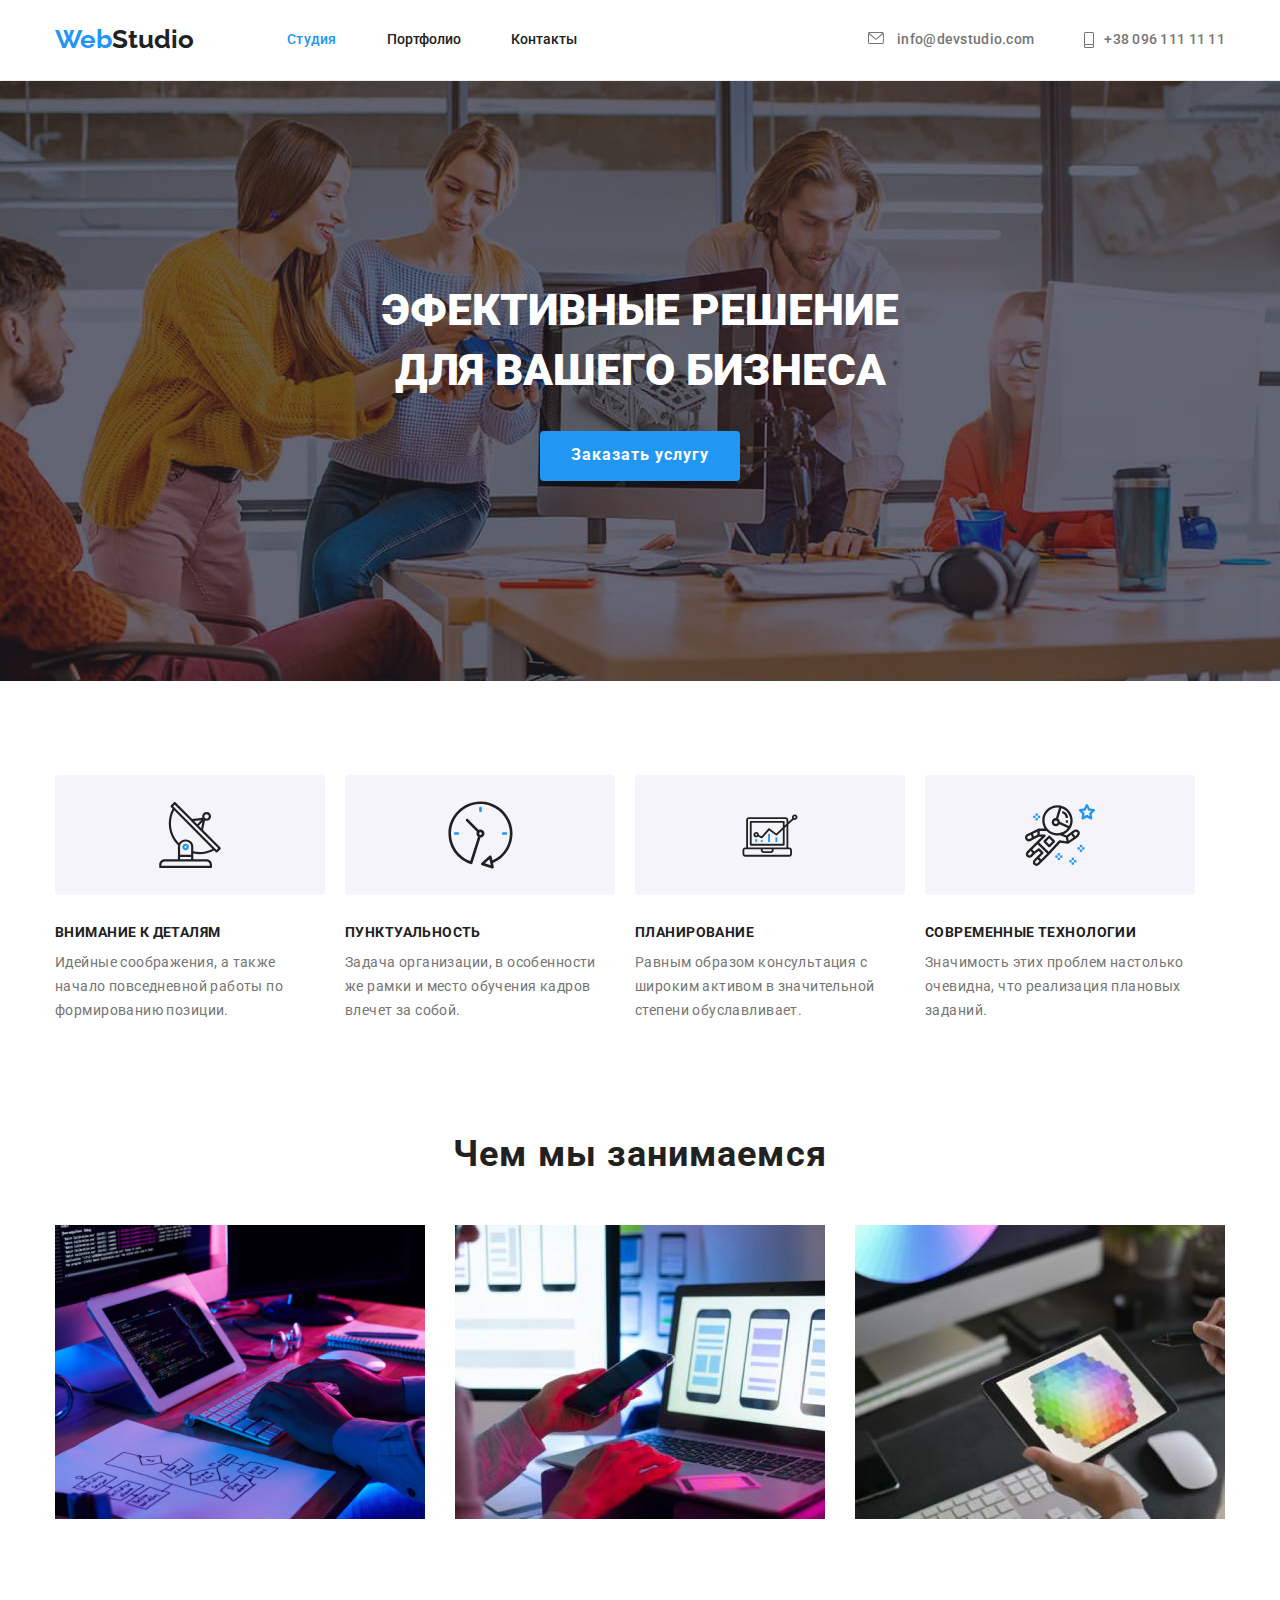
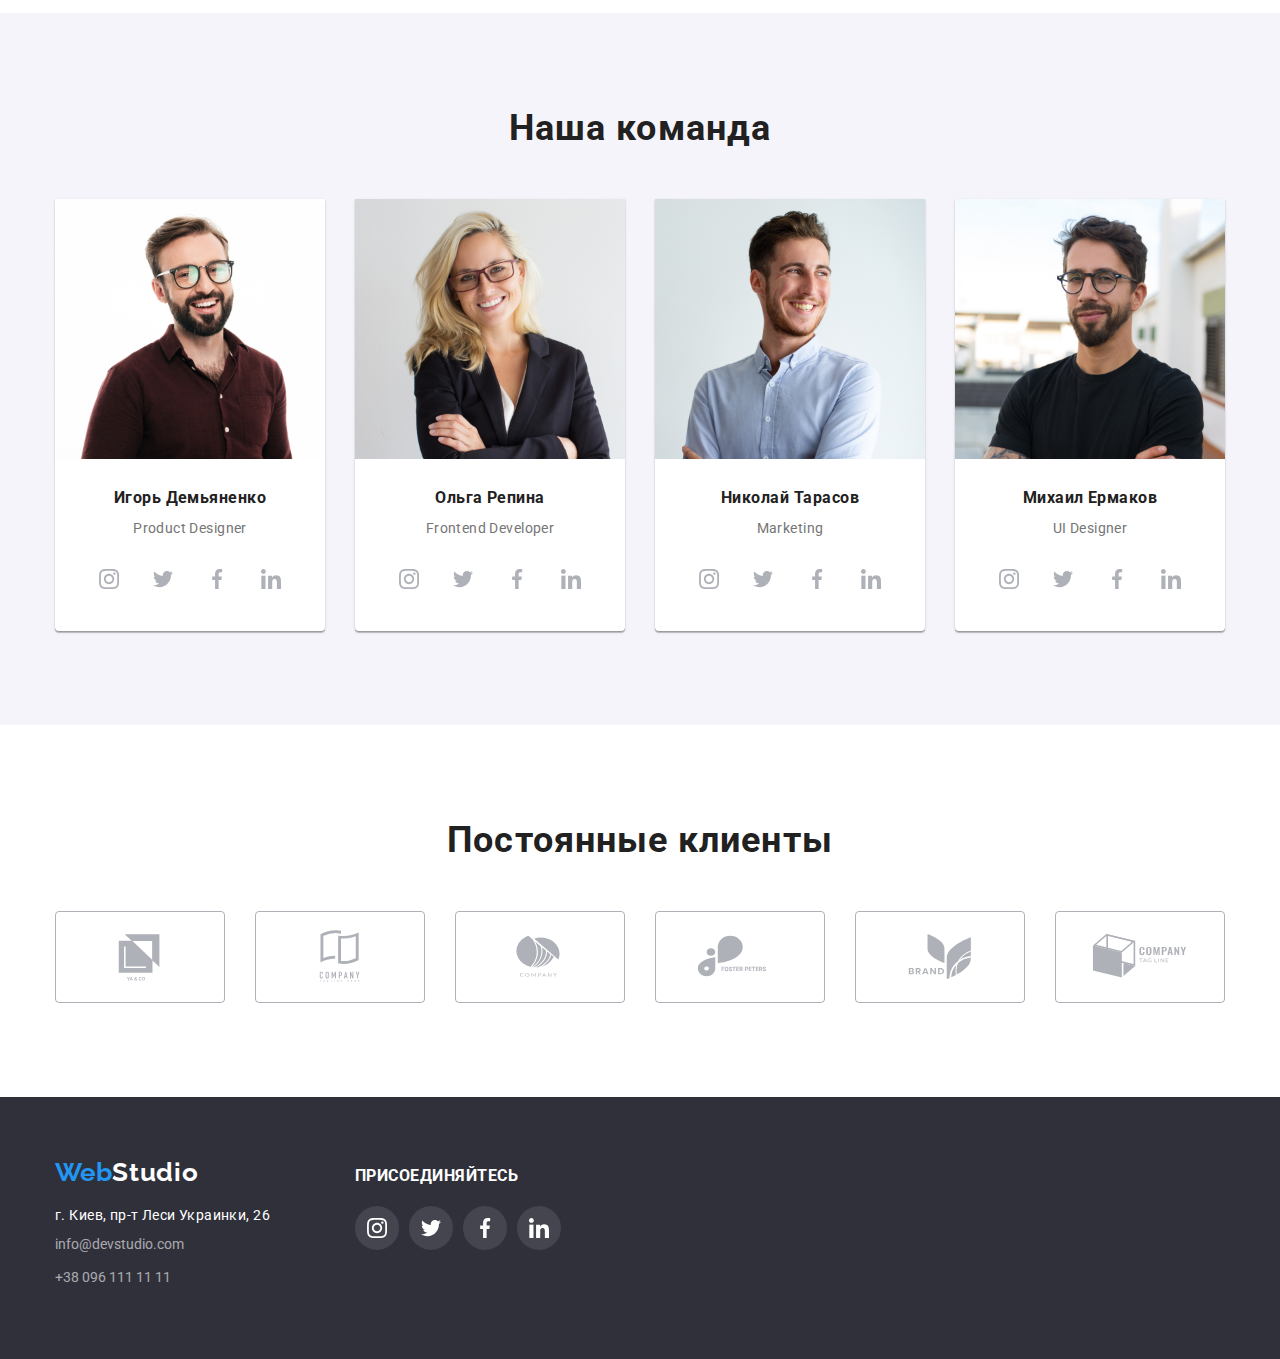
<file: index.html>
<!DOCTYPE html>
<html lang="en">
<head>
    <meta charset="UTF-8">
    <meta http-equiv="X-UA-Compatible" content="IE=edge">
    <meta name="viewport" content="width=device-width, initial-scale=1.0">
    <title>Студия</title>
    <link rel="preconnect" href="https://fonts.gstatic.com">
    <link rel="stylesheet" href="https://fonts.googleapis.com/css2?family=Raleway:wght@700&family=Roboto:wght@400;500;700;900&display=swap">
    <link rel="stylesheet" href="https://cdnjs.cloudflare.com/ajax/libs/modern-normalize/1.0.0/modern-normalize.css">
    <link rel="stylesheet" href="./css/style.css">
</head>
<body class="page">
    <header class="header">
        <div class="container">
            <div class="main-nav">
                <nav class="nav">
                    <a class="logo" href="./index.html">Web<span class="logo-studio">Studio</span></a>
                    <ul class="site-nav list">
                        <li class="nav-list-item"> <a class="site-nav-link-studia" href="./index.html" >Студия</a></li>
                        <li class="nav-list-item"><a class="site-nav-link" href="./portfolio.html">Портфолио</a></li>
                        <li class="nav-list-item"><a class="site-nav-link" href="">Контакты</a></li>
                    </ul>
                </nav>
                <ul class="auth list">
                    <li class="auts-list-item">
                        <a class="contakts-mail" href="info@devstudio.com"> 
                        <svg class="link" width="16" height="12" style="margin-right: 10px">
                            <use href="./imeges/icons.svg#icon-envelope"></use>
                        </svg>
                        info@devstudio.com</a></li>
                    <li class="auts-list-item">
                        <a class="contakts-tel" href="+38096111111">
                        <svg class="link-tel" width="10" height="16" style="margin-right: 10px">
                            <use href="./imeges/icons.svg#icon-Vector-2"></use>
                        </svg>
                        +38 096 111 11 11</a></li>
                </ul>
            </div>
        </div>
    </header>
    <main>
        <section class="herro">
            <div class="container">
                <h1 class="herro-title">ЭФЕКТИВНЫЕ РЕШЕНИЕ <br> ДЛЯ ВАШЕГО БИЗНЕСА</h1>
                <button class="herro-button">Заказать услугу</button>
            </div>
            
        </section>
        <section class="features">
            <div class="container">
                <ul class="features-list list">
                    <li class="feature-list-item">
                        <div class="features-rectangle">
                            <svg  width="66" height="70">
                                <use href="./imeges/icons.svg#icon-antenna-1"></use>
                            </svg>
                        </div>
                        <h3 class="feature-title title">Внимание к деталям</h3>
                        <p class="desc">Идейные соображения, а также начало повседневной работы по формированию позиции.</p>
                    </li>
                    <li class="feature-list-item">
                        <div class="features-rectangle">
                            <svg width="67" height="70">
                                <use href="./imeges/icons.svg#icon-clock-1"></use>
                            </svg>
                        </div>
                        <h3 class="feature-title title">Пунктуальность</h3>
                        <p class="desc">Задача организации, в особенности же рамки и место обучения кадров влечет за собой.</p>
                    </li>
                    <li class="feature-list-item">
                        <div class="features-rectangle">
                            <svg width="70" height="55">
                                <use href="./imeges/icons.svg#icon-diagram-1"></use>
                            </svg>
                        </div>
                        <h3 class="feature-title title">Планирование</h3>
                        <p class="desc">Равным образом консультация с широким активом в значительной степени обуславливает.</p>
                    </li>
                    <li class="feature-list-item">
                        <div class="features-rectangle">
                            <svg width="70" height="70">
                                <use href="./imeges/icons.svg#icon-astronaut-1"></use>
                            </svg>
                        </div>
                        <h3 class="feature-title title">Современные технологии</h3>
                        <p class="desc">Значимость этих проблем настолько очевидна, что реализация плановых заданий.</p>
                    </li>
                </ul>
            </div>
        </section>
        <section class="our-work">
            <div class="container">
                <h2 class="title-h-two">Чем мы занимаемся</h2>
                <ul class="list">
                    <li class="our-work-item"><img src="./imeges/klava.jpg" alt="Руки на клавиатуре" width="370"></li>
                    <li class="our-work-item"><img src="./imeges/tel.jpg" alt="телефон в руке" width="370"></li>
                    <li class="our-work-item"><img src="./imeges/tab.jpg" alt="планшет в руке" width="370"></li>
                </ul>
            </div>
        </section>
        <section class="our-team">
            <div class="container">
                <h2 class="title-h-two">Наша команда</h2>
                <ul class="team-list list">
                    <li class="team-list-item">
                        <article class="our-team-card">
                            <img src="./imeges/Igor.jpg" alt="Игорь Демьяненко" width="270">
                            <div class="our-team-content">
                                <h3 class="title-h-three">Игорь Демьяненко</h3>
                                <p class="desc">Product Designer</p>
                                <ul class="social-list list">
                                    <li class="social-list-item">
                                        <a class="social-link" href="">
                                            <svg class="social-link-icon" width="20" height="20">
                                                <use href="./imeges/icons.svg#icon-instagram-2"></use>
                                            </svg>
                                        </a>
                                    </li>
                                    <li class="social-list-item">
                                        <a class="social-link" href="">
                                            <svg class="social-link-icon" width="20" height="20">
                                                <use href="./imeges/icons.svg#icon-twitter-1"></use>
                                            </svg>
                                        </a>
                                    </li>
                                    <li class="social-list-item">
                                        <a class="social-link" href="">
                                            <svg class="social-link-icon"  width="20" height="20">
                                                <use href="./imeges/icons.svg#icon-facebook-1"></use>
                                            </svg>
                                        </a>
                                    </li>
                                    <li class="social-list-item">
                                        <a class="social-link" href="">
                                            <svg class="social-link-icon" width="20" height="20">
                                                <use href="./imeges/icons.svg#icon-linkedin-1"></use>
                                            </svg>
                                        </a>
                                    </li>
                                </ul>
                            </div>
                        </article> 
    
                    </li>
                    <li class="team-list-item">
                        <article class="our-team-card">
                            <img src="./imeges/Olga.jpg" alt="Ольга Репина" width="270">
                            <div class="our-team-content">
                                <h3 class="title-h-three">Ольга Репина</h3>
                                <p class="desc">Frontend Developer</p>
                                <ul class="social-list list">
                                    <li class="social-list-item">
                                        <a class="social-link" href="">
                                            <svg class="social-link-icon" width="20" height="20">
                                                <use href="./imeges/icons.svg#icon-instagram-2"></use>
                                            </svg>
                                        </a>
                                    </li>
                                    <li class="social-list-item">
                                        <a class="social-link" href="">
                                            <svg class="social-link-icon" width="20" height="20">
                                                <use href="./imeges/icons.svg#icon-twitter-1"></use>
                                            </svg>
                                        </a>
                                    </li>
                                    <li class="social-list-item">
                                        <a class="social-link" href="">
                                            <svg class="social-link-icon" width="20" height="20">
                                                <use href="./imeges/icons.svg#icon-facebook-1"></use>
                                            </svg>
                                        </a>
                                    </li>
                                    <li class="social-list-item">
                                        <a class="social-link" href="">
                                            <svg class="social-link-icon" width="20" height="20">
                                                <use href="./imeges/icons.svg#icon-linkedin-1"></use>
                                            </svg>
                                        </a>
                                    </li>
                                </ul>
                            </div>
                        </article> 
                    </li>
                    <li class="team-list-item">
                        <article class="our-team-card">
                            <img src="./imeges/Nikolai.jpg" alt="Николай Тарасов" width="270">
                            <div class="our-team-content">
                                <h3 class="title-h-three">Николай Тарасов</h3>
                                <p class="desc">Marketing</p>
                                <ul class="social-list list">
                                    <li class="social-list-item">
                                        <a class="social-link" href="">
                                            <svg class="social-link-icon" width="20" height="20">
                                                <use href="./imeges/icons.svg#icon-instagram-2"></use>
                                            </svg>
                                        </a>
                                    </li>
                                    <li class="social-list-item">
                                        <a class="social-link" href="">
                                            <svg class="social-link-icon" width="20" height="20">
                                                <use href="./imeges/icons.svg#icon-twitter-1"></use>
                                            </svg>
                                        </a>
                                    </li>
                                    <li class="social-list-item">
                                        <a class="social-link" href="">
                                            <svg class="social-link-icon" width="20" height="20">
                                                <use href="./imeges/icons.svg#icon-facebook-1"></use>
                                            </svg>
                                        </a>
                                    </li>
                                    <li class="social-list-item">
                                        <a class="social-link" href="">
                                            <svg class="social-link-icon" width="20" height="20">
                                                <use href="./imeges/icons.svg#icon-linkedin-1"></use>
                                            </svg>
                                        </a>
                                    </li>
                                </ul>
                            </div>
                           
                        </article>
                    </li>
                    <li class="team-list-item">
                        <article class="our-team-card">
                            <img src="./imeges/Michael.jpg" alt="Михаил Ермаков" width="270">
                            <div class="our-team-content">
                                <h3 class="title-h-three">Михаил Ермаков</h3>
                                <p class="desc">UI Designer</p>
                                <ul class="social-list list">
                                    <li class="social-list-item">
                                        <a class="social-link" href="">
                                            <svg class="social-link-icon" width="20" height="20">
                                                <use href="./imeges/icons.svg#icon-instagram-2"></use>
                                            </svg>
                                        </a>
                                    </li>
                                    <li class="social-list-item">
                                        <a class="social-link" href="">
                                            <svg class="social-link-icon" width="20" height="20">
                                                <use href="./imeges/icons.svg#icon-twitter-1"></use>
                                            </svg>
                                        </a>
                                    </li>
                                    <li class="social-list-item">
                                        <a class="social-link" href="">
                                            <svg class="social-link-icon" width="20" height="20">
                                                <use href="./imeges/icons.svg#icon-facebook-1"></use>
                                            </svg>
                                        </a>
                                    </li>
                                    <li class="social-list-item">
                                        <a class="social-link" href="">
                                            <svg class="social-link-icon" width="20" height="20">
                                                <use href="./imeges/icons.svg#icon-linkedin-1"></use>
                                            </svg>
                                        </a>
                                    </li>
                                </ul>
                            </div>
                        </article>
                    </li>
                </ul>
            </div>
        </section>
        <section class="our-clients">
            <div class="container">
                <h2 class="our-clients-title">Постоянные клиенты</h2>
                <ul class="our-clients-list list" >
                    <li>
                        <a class="client-link" href="">
                            <svg class="client-link-icon" width="106" height="60">
                                <use href="./imeges/icons.svg#icon-Logo-4"></use>
                            </svg>
                        </a>
                    </li>
                    <li>
                        <a class="client-link" href="">
                            <svg class="client-link-icon" width="106" height="60">
                                <use href="./imeges/icons.svg#icon-Logo-1-1"></use>
                            </svg>
                        </a>
                    </li> 
                    <li>
                        <a class="client-link" href="">
                            <svg class="client-link-icon"  width="106" height="60">
                                <use href="./imeges/icons.svg#icon-Logo-5-1"></use>
                            </svg>
                        </a>
                    </li>
                    <li>
                        <a class="client-link" href="">
                            <svg class="client-link-icon" width="106" height="60">
                                <use href="./imeges/icons.svg#icon-Logo-2-1"></use>
                            </svg>
                        </a>
                    </li>
                    <li>
                        <a class="client-link" href="">
                            <svg class="client-link-icon" width="106" height="60">
                                <use href="./imeges/icons.svg#icon-Logo-7"></use>
                            </svg>
                        </a>
                    </li>
                    <li>
                        <a class="client-link" href="">
                            <svg class="client-link-icon" width="106" height="60">
                                <use href="./imeges/icons.svg#icon-Logo-6-1"></use>
                            </svg>
                        </a>
                    </li>
                </ul>
            </div>
        </section>
    </main>
    <footer class="footer">
        <div class="container">
            <div class="post">
                <a class="logo" href="./index.html">Web<span class="logo-studio-footer">Studio</span></a>
                <address class="footer-address">г. Киев, пр-т Леси Украинки, 26</address>
                <ul class="footer-contakts-item">
                    <li class="footer-contakts-title"><a class="footer-contakts" href="info@devstudio.com">info@devstudio.com</a></li>
                    <li class="footer-contakts-title"><a class="footer-contakts" href="+380961111111">+38 096 111 11 11</a></li>
                </ul>
            </div>
            <div class="footer-social">
                <h3 class="footer-social-title">присоединяйтесь</h3>
                <ul class="footer-social-list list">
                    <li class="footer-social-list-item">
                        <a class="footer-social-link" href="">
                            <svg class="footer-social-icon"  width="20" height="20">
                                <use href="./imeges/icons.svg#icon-instagram-2"></use>
                            </svg>
                        </a>
                    </li>
                    <li class="footer-social-list-item">
                        <a class="footer-social-link" href="">
                            <svg class="footer-social-icon"  width="20" height="20">
                                <use href="./imeges/icons.svg#icon-twitter-1"></use>
                            </svg>
                        </a>
                    </li>
                    <li class="footer-social-list-item">
                        <a class="footer-social-link" href="">
                            <svg class="footer-social-icon"  width="20" height="20">
                                <use href="./imeges/icons.svg#icon-facebook-1"></use>
                            </svg>
                        </a>
                    </li>
                    <li class="footer-social-list-item">
                        <a class="footer-social-link" href="">
                            <svg class="footer-social-icon"  width="20" height="20">
                                <use href="./imeges/icons.svg#icon-linkedin-1"></use>
                            </svg>
                        </a>
                    </li>
                </ul>
            </div>
        </div>
    </footer>
</body>
</html>
</file>
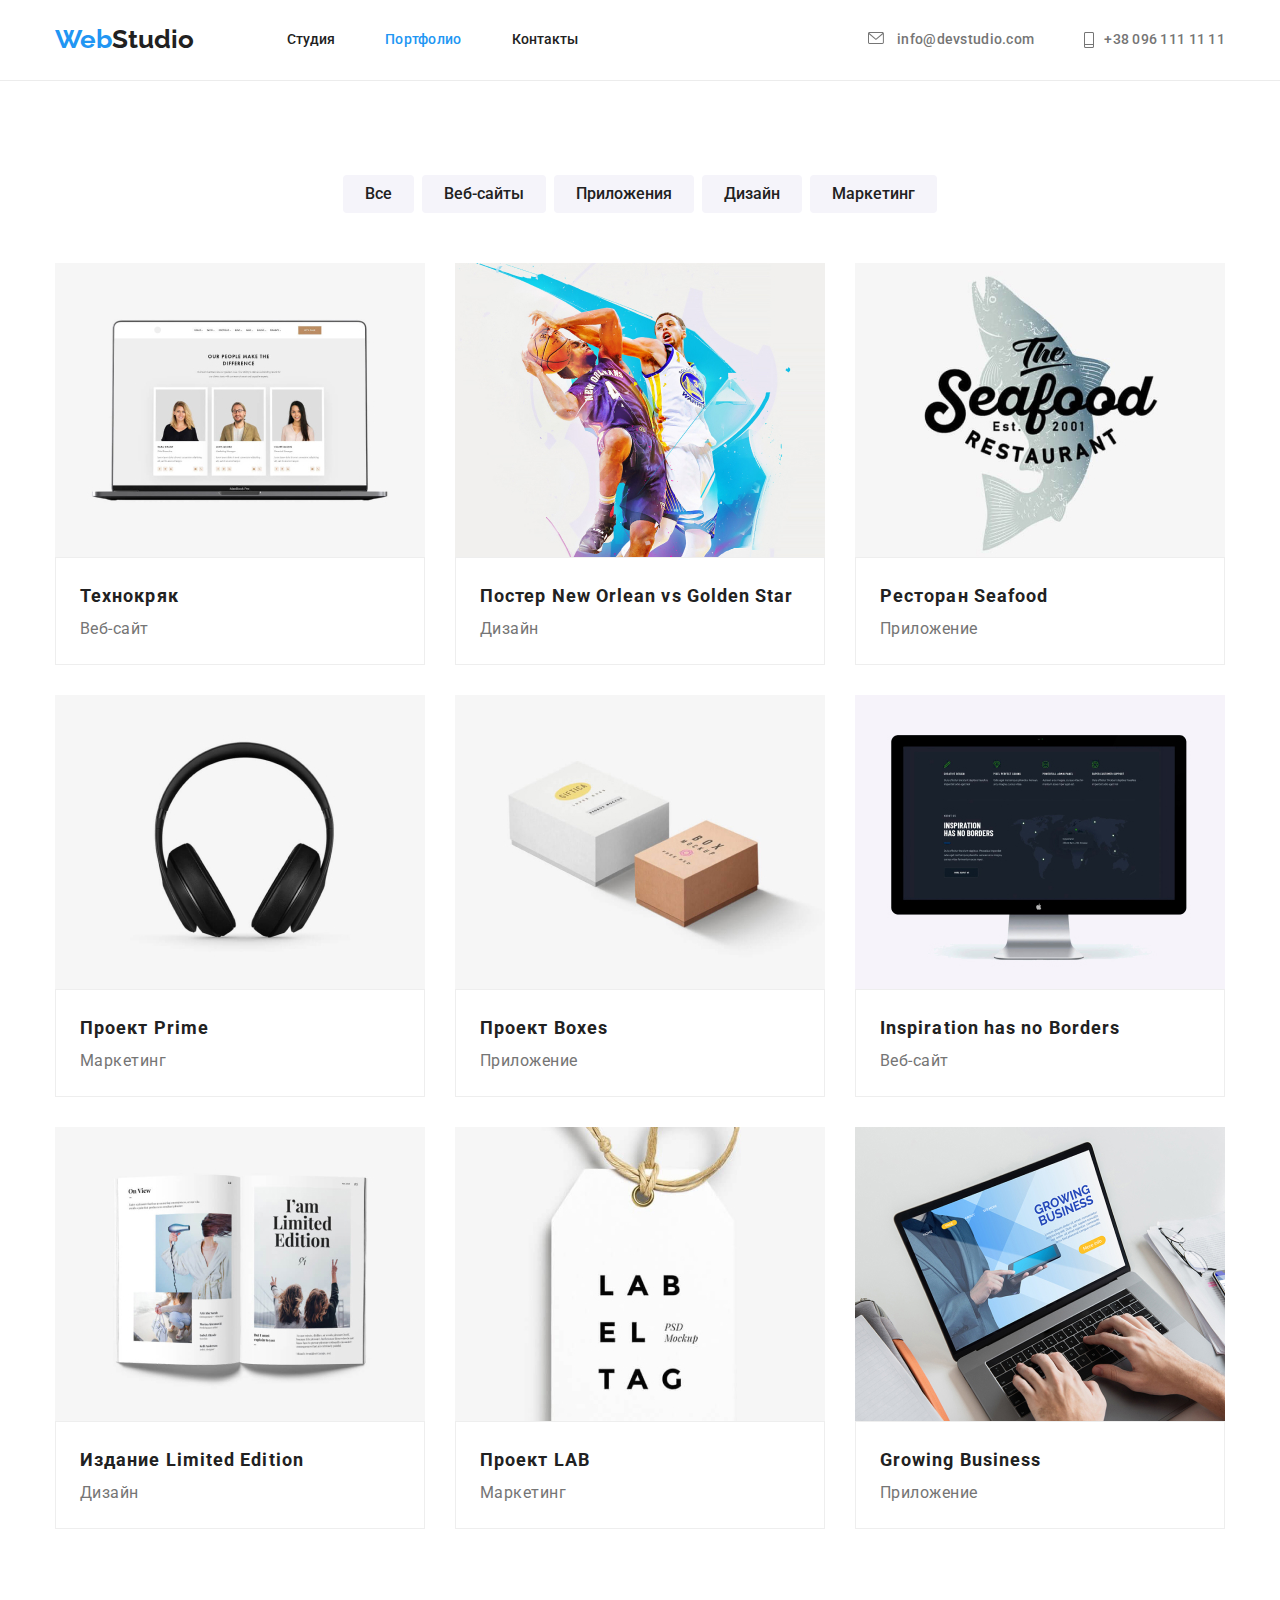
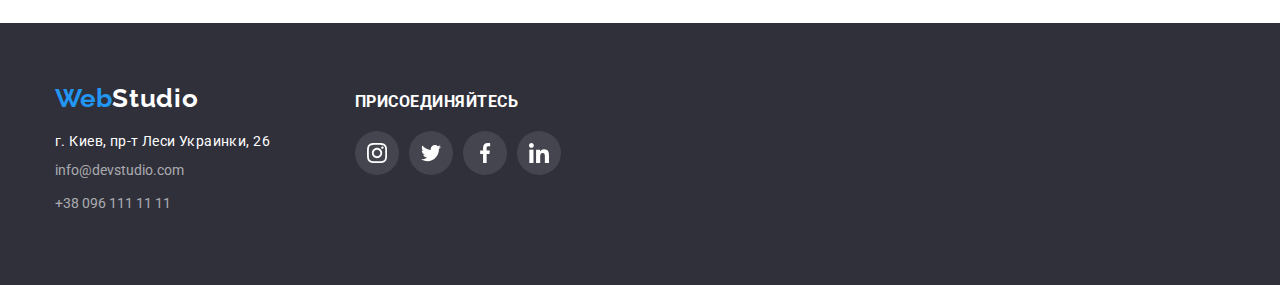
<file: portfolio.html>
<!DOCTYPE html>
<html lang="en">
<head>
    <meta charset="UTF-8">
    <meta http-equiv="X-UA-Compatible" content="IE=edge">
    <meta name="viewport" content="width=device-width, initial-scale=1.0">
    <title>Document</title>
    <link rel="preconnect" href="https://fonts.gstatic.com">
    <link rel="stylesheet" href="https://fonts.googleapis.com/css2?family=Raleway:wght@700&family=Roboto:wght@400;500;700;900&display=swap">
    <link rel="stylesheet" href="https://cdnjs.cloudflare.com/ajax/libs/modern-normalize/1.0.0/modern-normalize.css">
    <link rel="stylesheet" href="./css/style.css">
</head>
<body class="page">
    <header class="header">
        <div class="container">
            <div class="main-nav">
                <nav class="nav">
                    <a class="logo" href="./index.html">Web<span class="logo-studio">Studio</span></a>
                    <ul class="site-nav list">
                        <li  class="nav-list-item"> <a class="site-nav-link" href="./index.html">Студия</a></li>
                        <li  class="nav-list-item"><a class="site-nav-link-studia" href="./portfolio.html">Портфолио</a></li>
                        <li  class="nav-list-item"><a class="site-nav-link" href="">Контакты</a></li>
                    </ul>
                </nav>
                <ul class="auth list">
                    <li class="auts-list-item">
                        <a class="contakts-mail" href="info@devstudio.com">
                            <svg class="link" width="16" height="12" style="margin-right: 10px">
                                <use href="./imeges/icons.svg#icon-envelope"></use>
                            </svg>
                            info@devstudio.com</a></li>
                    <li class="auts-list-item"><a class="contakts-tel" href="+38096111111">
                        <svg class="link-tel" width="10" height="16" style="margin-right: 10px">
                            <use href="./imeges/icons.svg#icon-Vector-2"></use>
                        </svg>
                        +38 096 111 11 11</a></li>
                </ul>
            </div>
            
        </div>
        
    </header>
    <main>
        <section class="our-services">
            <div class="container">
                <div class="project-button">
                    <h1 class="visually-hidden our-services-title">Наши услуги</h1>
                    <ul class="button-list list">
                        <li class="button-item"><button class="our-services-button">Все</button></li>
                        <li class="button-item"><button class="our-services-button">Веб-сайты</button></li>
                        <li class="button-item"><button class="our-services-button">Приложения</button></li>
                        <li class="button-item"><button class="our-services-button">Дизайн</button></li>
                        <li class="button-item"><button class="our-services-button">Маркетинг</button></li>
                    </ul>
                </div>
                
                <h2 class="visually-hidden">Наши проэкты</h2>
                <ul class="card-set list">
                    <li class="card-list-iten">
                        <article class="card-list-content">
                             <img src="./imeges/tehnkrjak.jpg" alt="Технокряк" width="370">
                            <div class="card-content">
                                <h3 class="our-projects-name">Технокряк</h3>
                                <p class="our-projects-type">Веб-сайт</p>
                            </div>
                        </article>
                    </li>
                    <li class="card-list-iten">
                        <article class="card-list-content">
                            <img src="./imeges/bascketball.jpg" alt="баскетбол" width="370">
                            <div class="card-content">
                                <h3 class="our-projects-name">Постер New Orlean vs Golden Star</h3>
                                <p class="our-projects-type">Дизайн</p>
                            </div>
                        </article>
                    </li>
                    <li class="card-list-iten">
                        <article class="card-list-content">
                            <img src="./imeges/restauran.jpg" alt="Ресторан" width="370">
                            <div class="card-content">
                                <h3 class="our-projects-name">Ресторан Seafood</h3>
                                <p class="our-projects-type">Приложение</p>
                            </div>
                             </article>
                     </li>
                    <li class="card-list-iten">
                        <article class="card-list-content">
                            <img src="./imeges/headset.jpg" alt="наущники" width="370">
                            <div class="card-content">
                                <h3 class="our-projects-name">Проект Prime</h3>
                                <p class="our-projects-type">Маркетинг</p>
                            </div>
                             </article>
                         </li>
                    <li class="card-list-iten">
                        <article class="card-list-content">
                            <img src="./imeges/box.jpg" alt="Boxes" width="370">
                             <div class="card-content">
                                <h3 class="our-projects-name">Проект Boxes</h3>
                                <p class="our-projects-type">Приложение</p>
                             </div>
                        </article> 
                     </li>
                    <li class="card-list-iten">
                        <article class="card-list-content">
                            <img src="./imeges/mac.jpg" alt="комп" width="370">
                            <div  class="card-content">
                                <h3 class="our-projects-name">Inspiration has no Borders</h3>
                                <p class="our-projects-type">Веб-сайт</p>
                            </div>
                         </article>
                     </li>
                    <li class="card-list-iten">
                        <article class="card-list-content">
                            <img src="./imeges/limiedit.jpg" alt="журнал" width="370">
                            <div class="card-content">
                                <h3 class="our-projects-name">Издание Limited Edition</h3>
                                <p class="our-projects-type">Дизайн</p>
                            </div>
                              </article>
                        </li>
                    <li class="card-list-iten">
                        <article class="card-list-content">
                            <img src="./imeges/lab.jpg" alt="продажа" width="370">
                            <div class="card-content">
                            <h3 class="our-projects-name">Проект LAB</h3>
                            <p class="our-projects-type">Маркетинг</p>
                       </div>
                             </article>
                          </li>
                    <li class="card-list-iten">
                        <article class="card-list-content">
                            <img src="./imeges/app.jpg" alt="ноут" width="370">
                            <div class="card-content">
                                <h3 class="our-projects-name">Growing Business</h3>
                                <p class="our-projects-type">Приложение</p>
                            </div>
                            </article>
                       </li>
                
                </ul>
            </div>
            


        </section>



    </main>
    <footer class="footer">
        <div class="container">
            <div class="post">
                <a class="logo" href="./index.html">Web<span class="logo-studio-footer">Studio</span></a>
                <address class="footer-address">г. Киев, пр-т Леси Украинки, 26</address>
                <ul class="footer-contakts-item">
                    <li class="footer-contakts-title"><a class="footer-contakts"
                            href="info@devstudio.com">info@devstudio.com</a></li>
                    <li class="footer-contakts-title"><a class="footer-contakts" href="+380961111111">+38 096 111 11 11</a></li>
                </ul>
            </div>
            <div class="footer-social">
                <h3 class="footer-social-title">присоединяйтесь</h3>
                <ul class="footer-social-list list">
                    <li class="footer-social-list-item">
                        <a class="footer-social-link" href="">
                            <svg class="footer-social-icon" width="20" hight="20">
                                <use href="./imeges/icons.svg#icon-instagram-2"></use>
                            </svg>
                        </a>
                    </li>
                    <li class="footer-social-list-item">
                        <a class="footer-social-link" href="">
                            <svg class="footer-social-icon" width="20" hight="20">
                                <use href="./imeges/icons.svg#icon-twitter-1"></use>
                            </svg>
                        </a>
                    </li>
                    <li class="footer-social-list-item">
                        <a class="footer-social-link" href="">
                            <svg class="footer-social-icon" width="20" hight="20">
                                <use href="./imeges/icons.svg#icon-facebook-1"></use>
                            </svg>
                        </a>
                    </li>
                    <li class="footer-social-list-item">
                        <a class="footer-social-link" href="">
                            <svg class="footer-social-icon" width="20" hight="20">
                                <use href="./imeges/icons.svg#icon-linkedin-1"></use>
                            </svg>
                        </a>
                    </li>
                </ul>
            </div>
        </div>
    </footer>
        

    
</body>
</html>
</file>
<file: css/style.css>
ul {
  list-style: none;
}
a {
  text-decoration: none;
}
:root {
  --main-text-cl: #212121;
  --btn-cl: #2196f3;
  --bg-cl: #e5e5e5;
  --pargf-cl: #757575;
  --dark-bg: #2f303a;
  --text-white: #ffffff;
  --maim-font: "Roboto", sans-serif;
  --bg-cl-icon: #f5f4fa;
  --icon-cl: #afb1b8;
}
html {
  box-sizing: border-box;
}
img {
  display: block;
  max-width: 100%;
  height: auto;
}
p {
  margin: 0;
  padding: 0;
}
*,
*::before,
*::after {
  box-sizing: inherit;
}
.page {
  background-color: var(--text-white);
  font-family: var(--maim-font);
  color: var(--main-text-cl);
  font-style: normal;
  font-weight: normal;
  font-size: 14px;
  line-height: 1.7;
}
.container {
  width: 1200px;
  margin: 0 auto;
  padding: 0 15px;
}
.list {
  padding: 0;
  margin: 0;
  list-style: none;
}
.title {
  margin-top: 0;
  margin-bottom: 0;
}
.title {
  font-size: 14px;
  font-weight: bold;
  line-height: 1.14;
  letter-spacing: 0.03em;
  text-transform: uppercase;
  color: var(--main-text-cl);
  margin-bottom: 10px;
}

.header {
  margin-left: 0;
  border-bottom: 1px solid #ececec;
}
/* #region main*/
.main-nav {
  display: flex;
  background: var(--text-white);
}
.nav {
  display: flex;
  align-items: center;
}
.main-nav .container {
  align-items: center;
  display: flex;
}
.nav-list-item:not(:last-child) {
  margin-right: 50px;
}
.logo {
  font-family: "Raleway", sans-serif;
  font-weight: bold;
  font-size: 26px;
  line-height: 1.2;
  color: var(--btn-cl);
  display: flex;
}
.logo-studio {
  color: var(--main-text-cl);
}
.site-nav {
  display: flex;
  margin-left: 93px;
}

.nav .site-nav-link:hover,
.nav .site-nav-link:focus {
  color: var(--btn-cl);
}

.auth .contakts-mail:hover,
.auth .contakts-mail:focus {
  color: var(--btn-cl);
}
.auth .contakts-tel:hover,
.auth .contakts-tel:focus {
  color: var(--btn-cl);
}
.contakts-tel:hover .link,
.contakts-tel:focus .link {
  fill: var(--btn-cl);
}
.contakts-mail:hover .link,
.contakts-mail:focus .link {
  fill: var(--btn-cl);
}
.contakts-mail,
.contakts-tel {
  fill: currentColor;
}
.site-nav-link {
  font-weight: 500;
  line-height: 1.14;
  color: var(--main-text-cl);
  padding-top: 32px;
  padding-bottom: 32px;
  display: block;
}
.site-nav-link-studia {
  font-weight: 500;
  line-height: 1.14;
  letter-spacing: 0.02em;
  color: var(--btn-cl);
  padding-top: 32px;
  padding-bottom: 32px;
  display: block;
}
.auth {
  display: flex;
  margin-left: auto;
  text-align: center;
}
.auts-list-item:not(:last-child) {
  margin-right: 50px;
}
.contakts-mail {
  font-weight: 500;
  line-height: 1.14;
  letter-spacing: 0.02em;
  color: var(--pargf-cl);
  padding-top: 32px;
  padding-bottom: 32px;
  display: block;
}
.contakts-tel {
  font-weight: 500;
  line-height: 1.14;
  letter-spacing: 0.02em;
  color: var(--pargf-cl);
  padding-top: 32px;
  padding-bottom: 32px;
  display: block;
  display: flex;
  text-align: center;
}
/*#endregion main*/

/*#region herro*/
.herro-button:hover,
.herro-button:focus {
  background-color: #188ce8;
}
.herro {
  max-width: 1600px;
  height: 600px;
  margin-left: auto;
  margin-right: auto;
  background-image: linear-gradient(
      rgba(47, 48, 58, 0.4),
      rgba(47, 48, 58, 0.4)
    ),
    url(../imeges/herro.jpg);
  background-repeat: no-repeat;
  background-position: center;
  background-size: cover;
  background-color: var(--dark-bg);
  text-align: center;
  padding-top: 200px;
  padding-bottom: 200px;
}
.herro-title {
  font-family: var(--maim-font);
  margin-top: 0;
  font-weight: 900;
  font-size: 44px;
  line-height: 1.36;
  color: var(--text-white);
  margin-bottom: 30px;
}
.herro-button {
  letter-spacing: 0.06em;
  line-height: 1.81;
  font-size: 16px;
  font-weight: 700;
  background: var(--btn-cl);
  box-shadow: 0px 4px 4px rgba(0, 0, 0, 0.15);
  border-radius: 4px;
  color: var(--text-white);
  width: 145px;
  height: 38px;
  left: 712px;
  top: 174px;
  width: 200px;
  height: 50px;
  left: 700px;
  top: 430px;
  border-style: none;
}
/*#endregion herro*/
/*#region features*/
.features {
  background: var(--text-white);
  padding-top: 94px;
}
.features-list {
  display: flex;
}
.feature-list-item {
  flex-basis: 270px;
}
.feature-list-item:not(:last-child) {
  margin-right: 20px;
}
.features-rectangle {
  height: 120px;
  margin-bottom: 30px;
  display: flex;
  justify-content: center;
  align-items: center;

  background-color: var(--bg-cl-icon);
  border-radius: 4px;
}

.title-h-three {
  font-weight: bold;
  font-size: 16px;
  line-height: 1.14;
  letter-spacing: 0.03em;
  color: var(--main-text-cl);
  margin-top: 0px;
  margin-bottom: 10px;
}
.desc {
  line-height: 1.71;
  letter-spacing: 0.03em;
  color: var(--pargf-cl);
  margin-bottom: 16px;
}
/*#endregion features*/

/*#region our-work*/
.our-work {
  background: var(--text-white);
  padding-top: 94px;
  padding-bottom: 94px;
}
.our-work .list {
  display: flex;
}
.title-h-two {
  font-weight: bold;
  font-size: 36px;
  line-height: 1.17;
  text-align: center;
  letter-spacing: 0.03em;
  color: var(--maim-font);
  margin-bottom: 50px;
  margin-top: 0;
}
.our-work-item:not(:last-child) {
  margin-right: 30px;
}
/*#endregion our-work*/
/*#region our-team*/
.our-team {
  background-color: var(--bg-cl-icon);
  padding-bottom: 94px;
  padding-top: 94px;
}
.team-list {
  display: flex;
}
.team-list-item:not(:last-child) {
  margin-right: 30px;
}
.our-team-card {
  background-color: var(--text-white);
  text-align: center;
  box-shadow: 0px 1px 3px rgba(0, 0, 0, 0.12), 0px 1px 1px rgba(0, 0, 0, 0.14),
    0px 2px 1px rgba(0, 0, 0, 0.2);
  border-radius: 0px 0px 4px 4px;
  width: 270px;
}
.our-team-content {
  padding: 30px 32px;
}
.social-list {
  display: flex;
  justify-content: space-between;
}

.social-link:hover,
.social-link:focus {
  color: var(--text-white);
  background-color: var(--btn-cl);
}

.social-link {
  width: 44px;
  height: 44px;
  display: flex;
  border-radius: 50%;
  justify-content: center;
  align-items: center;

  text-decoration: none;
  color: var(--icon-cl);
  background-color: inherit;
  fill: currentColor;
}

/*#endregion our-team*/
/*#region our-clients*/
.our-clients {
  padding: 94px 0;
}
.our-clients-title {
  color: var(--main-text-cl);
  font-weight: bold;
  font-size: 36px;
  line-height: 1.17;
  text-align: center;
  letter-spacing: 0.03em;
  margin-bottom: 50px;
  margin-top: 0;
}
.our-clients-list {
  display: flex;
  justify-content: space-between;
}
.client-link {
  width: 170px;
  height: 92px;
  display: flex;
  justify-content: center;
  align-items: center;
  fill: var(--icon-cl);
  border-radius: 4px;
  border: 1px solid var(--icon-cl);
}
.client-link:hover,
.client-link:focus {
  border-color: var(--btn-cl);
  fill: var(--btn-cl);
}
/*#endregion our-clients*/
.footer > .container {
  display: flex;
  align-items: baseline;
}
.footer {
  padding-top: 60px;
  padding-bottom: 60px;
  background-color: var(--dark-bg);
  color: var(--text-white);
  text-decoration: none;
  padding-left: 0;
  padding-right: 0;
}
.footer .footer-address:hover,
.footer .footer-address:focus {
  color: var(--btn-cl);
}
.footer .footer-contakts:hover,
.footer .footer-contakts:focus {
  color: var(--btn-cl);
}
.logo-studio-footer {
  color: var(--text-white);
  line-height: 1.2;
  /* or 171% */
  letter-spacing: 0.03em;
  color: #ffffff;
}
.footer-contakts-list {
  display: block;
  padding-left: 0;
}

.footer-address {
  font-family: Roboto;
  font-style: normal;
  font-weight: normal;
  color: var(--text-white);
  line-height: 1.14;
  /* or 171% */

  letter-spacing: 0.03em;
  text-decoration: none;
  margin-bottom: 9px;
  margin-top: 20px;
}
.footer-contakts-list {
  font-family: Roboto;
  font-style: normal;
  font-weight: normal;
  line-height: 1.7;

  letter-spacing: 0.03em;
  color: rgba(255, 255, 255, 0.6);
  text-decoration: none;
}

.footer-contakts {
  color: rgba(255, 255, 255, 0.6);
}
.post:not(:last-child) {
  margin-bottom: 9px;
}
.footer-contakts-list:not(:last-child) {
  margin-bottom: 9px;
}
.post {
  margin-left: 0;
  margin-right: 30px;
  width: 270px;
}
.footer-contakts-item {
  padding-left: 0px;
  margin: 0px;
}
.footer-contakts-title:not(:last-child) {
  margin-bottom: 9px;
}
.footer-social {
  width: 206px;
  display: block;
}
.footer-social-title {
  font-weight: bold;
  line-height: 1.14;
  letter-spacing: 0.03em;
  text-transform: uppercase;

  color: var(--text-white);
  display: inline-block;
  margin-bottom: 20px;
  margin-top: 0;
}
.footer-social-list {
  display: flex;
  justify-content: space-between;
}
.footer-social-link {
  width: 44px;
  height: 44px;
  display: flex;
  justify-content: center;
  align-items: center;

  border-radius: 50%;
  text-decoration: none;
  fill: var(--text-white);
  background-color: rgba(255, 255, 255, 0.1);
}
.footer-social-link:hover,
.footer-social-link:focus {
  color: var(--text-white);
  background-color: var(--btn-cl);
}
.contacts {
  margin-top: 20px;
  font-style: inherit;
}
.contakts-mail-portfolio {
  font-weight: 500;
  line-height: 1.14;
  letter-spacing: 0.02em;
  color: var(--pargf-cl);
}
.visually-hidden {
  position: absolute !important;
  clip: rect(1px 1px 1px 1px);
  clip: rect(1px, 1px, 1px, 1px);
  padding: 0 !important;
  border: 0 !important;
  height: 1px !important;
  width: 1px !important;
  overflow: hidden;
}
.our-services {
  background-color: var(--text-white);
  padding-top: 94px;
  padding-bottom: 94px;
}

.our-services .our-services-button:hover,
.our-services .our-services-button:focus {
  background-color: var(--btn-cl);
  color: var(--text-white);
}
.project-button {
  display: flex;
  margin-bottom: 50px;
  justify-content: center;
}
.button-list {
  display: flex;
  justify-content: center;
}
.button-item {
}
.button-item:not(:last-child) {
  margin-right: 8px;
}
.our-services-button {
  font-weight: 500;
  font-size: 16px;
  line-height: 1.63;
  color: var(--main-text-cl);
  background: #f5f4fa;
  cursor: pointer;
  display: inline-block;
  border-radius: 4px;
  border-style: none;
  padding: 6px 22px;
}
.card-set {
  flex-basis: calc(100% / 3 -20px);
  margin-left: 30px;
  margin-top: 50px;
}
.card-set :nth-child(3n) {
  margin-right: 0;
}
.card-set :nth-last-child(-n + 3) {
  margin-bottom: 0;
}
.card-list-content {
  width: 370px;
}
.card-list-content:hover {
  box-shadow: 0px 1px 1px rgba(0, 0, 0, 0.12), 0px 4px 4px rgba(0, 0, 0, 0.06),
    1px 4px 6px rgba(0, 0, 0, 0.16);
}
.card-set {
  margin-top: 50px;
  padding: 0;
  margin: 0;
  list-style: none;
  display: flex;
  flex-wrap: wrap;
}
.card-list-iten {
  margin-right: 30px;
  background-color: var(--text-white);
  margin-bottom: 30px;
}
.project-content {
  padding: 15px;
}
.our-project-card {
  background-color: var(--text-white);
}
.card-text {
  margin-top: 10px;
}
.card-content {
  padding: 20px 24px;
  border: 1px solid #eeeeee;
}
.our-projects-name {
  font-weight: bold;
  font-size: 18px;
  line-height: 2;
  letter-spacing: 0.06em;
  margin-bottom: 4px;
  margin-top: 0px;

  color: var(--main-text-cl);
}
.our-projects-type {
  font-size: 16px;
  line-height: 1.87;
  letter-spacing: 0.03em;
  color: var(--pargf-cl);
}
</file>
